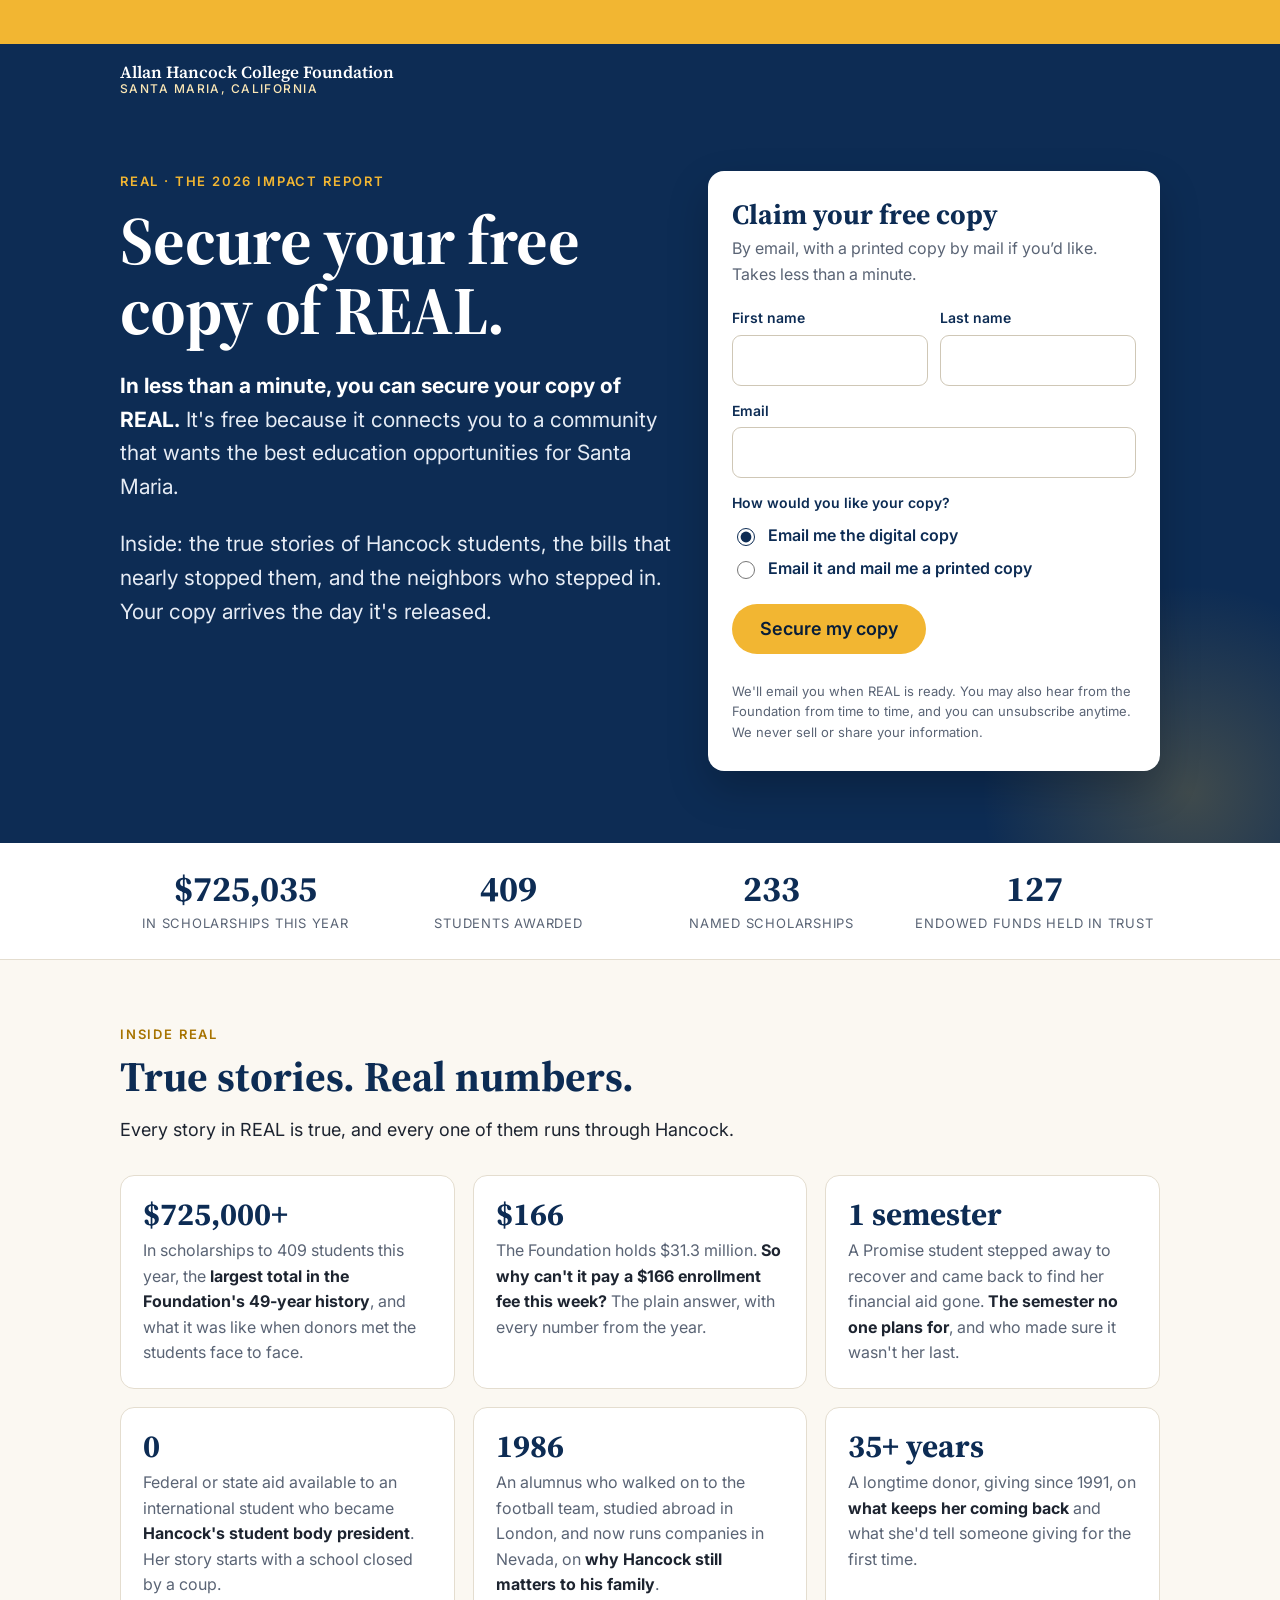
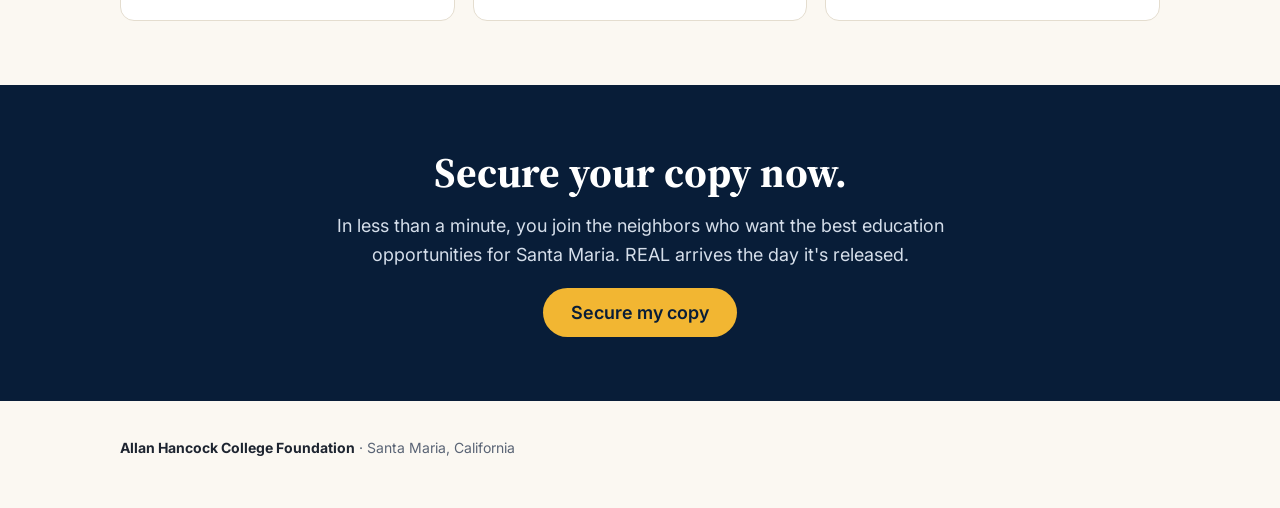
<file: index.html>
<!DOCTYPE html>
<html lang="en">
<head>
<meta charset="utf-8">
<meta name="viewport" content="width=device-width, initial-scale=1">
<title>REAL: Free Impact Report | Allan Hancock College Foundation</title>
<meta name="description" content="Get a free copy of REAL, the Allan Hancock College Foundation's new impact report: true stories of Hancock students and the neighbors who stepped in.">
<meta property="og:title" content="Get your free copy of REAL">
<meta property="og:description" content="True stories of Hancock students, the bills that nearly stopped them, and the neighbors who stepped in.">
<meta property="og:type" content="website">
<link rel="preconnect" href="https://fonts.googleapis.com">
<link rel="preconnect" href="https://fonts.gstatic.com" crossorigin>
<link href="https://fonts.googleapis.com/css2?family=Source+Serif+4:opsz,wght@8..60,400;8..60,600;8..60,700&family=Inter:wght@400;500;600&display=swap" rel="stylesheet">
<link rel="stylesheet" href="styles.css">
</head>
<body>

<div class="strip strip-bare" aria-hidden="true"></div>

<header class="top">
  <div class="wrap">
    <a class="brand" href="#top">Allan Hancock College Foundation<small>Santa Maria, California</small></a>
  </div>
</header>

<main id="top">
  <section class="hero">
    <div class="wrap hero-grid">
      <div>
        <div class="eyebrow">REAL &middot; The 2026 Impact Report</div>
        <h1>Secure your free copy of REAL.</h1>
        <p class="lede"><strong>In less than a minute, you can secure your copy of REAL.</strong> It's free because it connects you to a community that wants the best education opportunities for Santa Maria.</p>
        <p class="lede">Inside: the true stories of Hancock students, the bills that nearly stopped them, and the neighbors who stepped in. Your copy arrives the day it's released.</p>
      </div>

      <div class="card" id="signup">
        <div id="form-wrap">
          <h2>Claim your free copy</h2>
          <p class="sub">By email, with a printed copy by mail if you’d like. Takes less than a minute.</p>
          <form id="real-form" novalidate>
            <div class="row">
              <div class="field"><label for="first">First name</label><input id="first" name="firstName" type="text" autocomplete="given-name" required></div>
              <div class="field"><label for="last">Last name</label><input id="last" name="lastName" type="text" autocomplete="family-name" required></div>
            </div>
            <div class="field"><label for="email">Email</label><input id="email" name="email" type="email" autocomplete="email" required></div>

            <fieldset>
              <legend>How would you like your copy?</legend>
              <label class="choice"><input type="radio" name="format" value="Digital" checked> Email me the digital copy</label>
              <label class="choice"><input type="radio" name="format" value="Print"> Email it and mail me a printed copy</label>
            </fieldset>

            <div class="address" id="address" hidden>
              <div class="field"><label for="street">Mailing address</label><input id="street" name="street" type="text" autocomplete="street-address"></div>
              <div class="row3">
                <div class="field"><label for="city">City</label><input id="city" name="city" type="text" autocomplete="address-level2"></div>
                <div class="field"><label for="state">State</label><input id="state" name="state" type="text" autocomplete="address-level1" value="CA" maxlength="2"></div>
                <div class="field"><label for="zip">ZIP</label><input id="zip" name="zip" type="text" autocomplete="postal-code" inputmode="numeric" maxlength="10"></div>
              </div>
            </div>

            <div class="hp" aria-hidden="true"><label for="company">Company</label><input id="company" name="company" type="text" tabindex="-1" autocomplete="off"></div>

            <button class="btn" type="submit" id="submit">Secure my copy</button>
            <div class="form-msg" id="form-msg" role="status" aria-live="polite"></div>
            <p class="fineprint">We'll email you when REAL is ready. You may also hear from the Foundation from time to time, and you can unsubscribe anytime. We never sell or share your information.</p>
          </form>
        </div>
      </div>
    </div>
  </section>

  <div class="proof" aria-label="The year in numbers">
    <div class="wrap proof-grid">
      <div><b>$725,035</b><span>in scholarships this year</span></div>
      <div><b>409</b><span>students awarded</span></div>
      <div><b>233</b><span>named scholarships</span></div>
      <div><b>127</b><span>endowed funds held in trust</span></div>
    </div>
  </div>

  <section>
    <div class="wrap">
      <div class="narrow">
        <div class="kicker">Inside REAL</div>
        <h2>True stories. Real numbers.</h2>
        <p>Every story in REAL is true, and every one of them runs through Hancock.</p>
      </div>
      <div class="inside">
        <div class="item"><div class="num">$725,000+</div><p>In scholarships to 409 students this year, the <strong>largest total in the Foundation's 49-year history</strong>, and what it was like when donors met the students face to face.</p></div>
        <div class="item"><div class="num">$166</div><p>The Foundation holds $31.3 million. <strong>So why can't it pay a $166 enrollment fee this week?</strong> The plain answer, with every number from the year.</p></div>
        <div class="item"><div class="num">1 semester</div><p>A Promise student stepped away to recover and came back to find her financial aid gone. <strong>The semester no one plans for</strong>, and who made sure it wasn't her last.</p></div>
        <div class="item"><div class="num">0</div><p>Federal or state aid available to an international student who became <strong>Hancock's student body president</strong>. Her story starts with a school closed by a coup.</p></div>
        <div class="item"><div class="num">1986</div><p>An alumnus who walked on to the football team, studied abroad in London, and now runs companies in Nevada, on <strong>why Hancock still matters to his family</strong>.</p></div>
        <div class="item"><div class="num">35+ years</div><p>A longtime donor, giving since 1991, on <strong>what keeps her coming back</strong> and what she'd tell someone giving for the first time.</p></div>
      </div>
    </div>
  </section>

  <section class="band">
    <div class="wrap">
      <h2>Secure your copy now.</h2>
      <p>In less than a minute, you join the neighbors who want the best education opportunities for Santa Maria. REAL arrives the day it's released.</p>
      <a class="btn" href="#signup">Secure my copy</a>
    </div>
  </section>
</main>

<footer>
  <div class="wrap">
    <strong>Allan Hancock College Foundation</strong> &middot; Santa Maria, California
  </div>
</footer>

<script>
(function () {
  var form = document.getElementById("real-form");
  var msg = document.getElementById("form-msg");
  var btn = document.getElementById("submit");
  var address = document.getElementById("address");
  var addrFields = ["street", "city", "state", "zip"].map(function (id) { return document.getElementById(id); });

  form.querySelectorAll('input[name="format"]').forEach(function (r) {
    r.addEventListener("change", function () {
      var print = form.format.value === "Print";
      address.hidden = !print;
      addrFields.forEach(function (f) { f.required = print; });
    });
  });

  function fail(text, field) {
    msg.className = "form-msg error";
    msg.textContent = text;
    if (field) field.focus();
  }

  form.addEventListener("submit", function (e) {
    e.preventDefault();
    msg.className = "form-msg"; msg.textContent = "";
    var d = {
      firstName: form.firstName.value.trim(),
      lastName: form.lastName.value.trim(),
      email: form.email.value.trim(),
      format: form.format.value,
      street: form.street.value.trim(),
      city: form.city.value.trim(),
      state: form.state.value.trim().toUpperCase(),
      zip: form.zip.value.trim(),
      company: form.company.value
    };
    if (!d.firstName) return fail("Please add your first name.", form.firstName);
    if (!d.lastName) return fail("Please add your last name.", form.lastName);
    if (!/^[^\s@]+@[^\s@]+\.[^\s@]+$/.test(d.email)) return fail("Please check your email address.", form.email);
    if (d.format === "Print") {
      if (!d.street) return fail("Please add your mailing address.", form.street);
      if (!d.city) return fail("Please add your city.", form.city);
      if (!/^[A-Za-z]{2}$/.test(d.state)) return fail("Please use a two-letter state.", form.state);
      if (!/^\d{5}(-\d{4})?$/.test(d.zip)) return fail("Please check your ZIP code.", form.zip);
    }

    btn.disabled = true; btn.textContent = "Securing your copy…";
    fetch("/api/subscribe", { method: "POST", headers: { "Content-Type": "application/json" }, body: JSON.stringify(d) })
      .then(function (r) { return r.json().catch(function () { return {}; }).then(function (j) { return { ok: r.ok, j: j }; }); })
      .then(function (res) {
        if (!res.ok) throw new Error(res.j.error || "Something went wrong.");
        var printed = d.format === "Print" ? " and mail a printed copy to the address you gave us" : "";
        document.getElementById("form-wrap").innerHTML =
          '<div class="done"><div class="mark">&#10003;</div><h2>Your copy is secured.</h2>' +
          '<p class="sub">Thank you, ' + d.firstName.replace(/[<>&"]/g, "") + '. We\'ll email REAL to you as soon as it\'s released' + printed + '.</p></div>';
      })
      .catch(function (err) {
        btn.disabled = false; btn.textContent = "Secure my copy";
        fail(err.message + " Please try again in a moment.");
      });
  });
})();
</script>
</body>
</html>
</file>
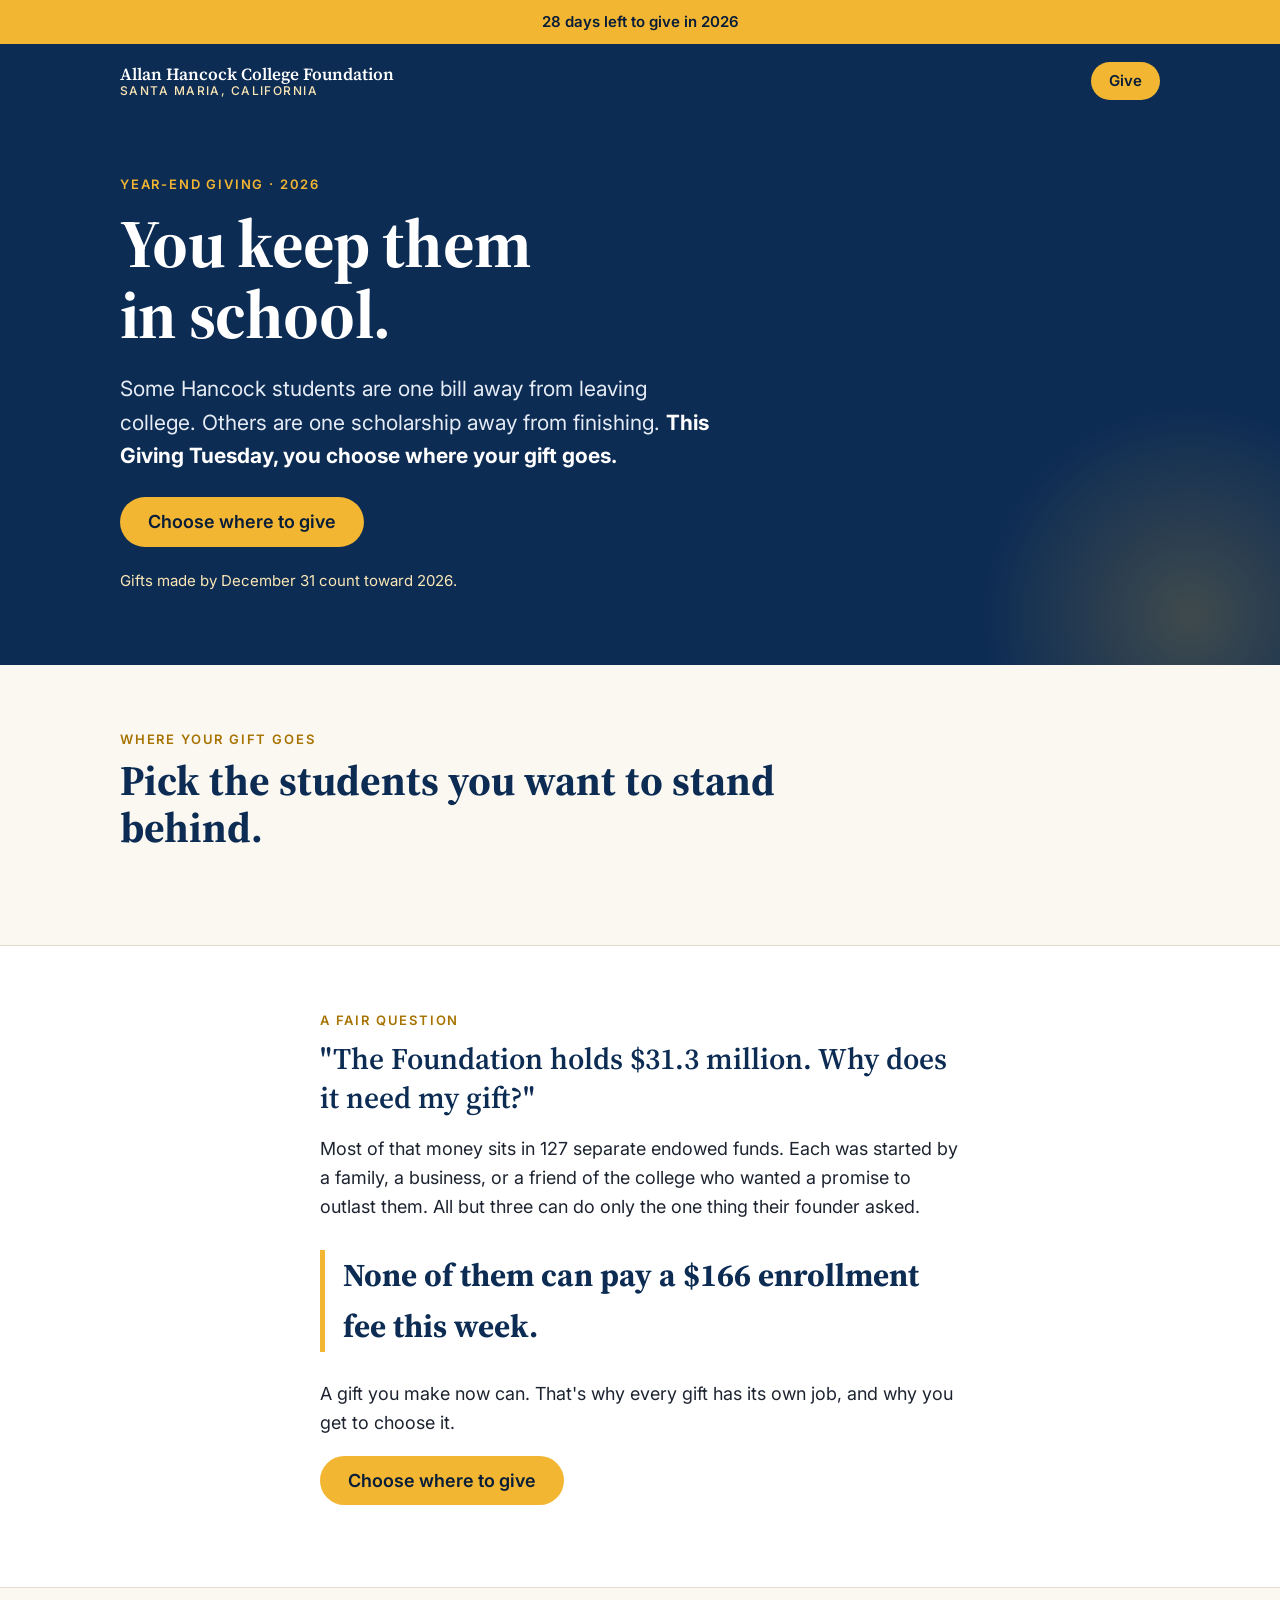
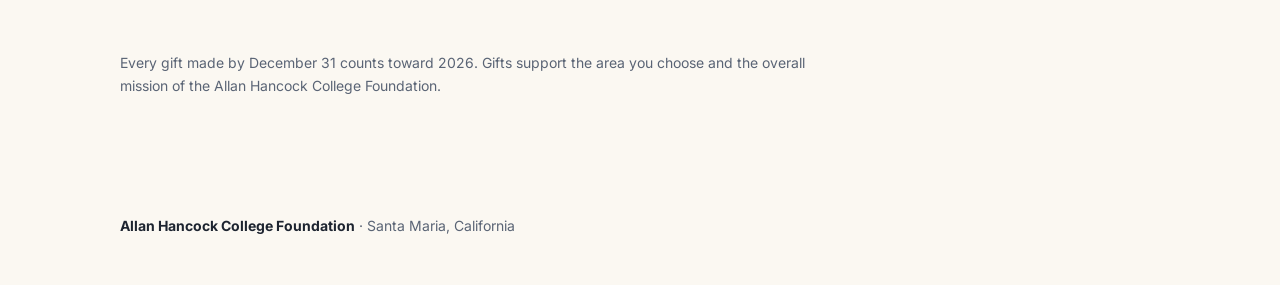
<file: giving-tuesday.html>
<!DOCTYPE html>
<html lang="en">
<head>
<meta charset="utf-8">
<meta name="viewport" content="width=device-width, initial-scale=1">
<title>You Keep Them in School | Allan Hancock College Foundation</title>
<meta name="description" content="This Giving Tuesday, choose where your gift goes: emergency help, scholarships, programs, athletics, and more.">
<!-- DRAFT: Giving Tuesday version. Not linked from the live page. Keep noindex until it becomes the home page. -->
<meta name="robots" content="noindex, nofollow">
<meta property="og:title" content="You keep them in school.">
<meta property="og:description" content="This Giving Tuesday, choose where your gift goes.">
<meta property="og:type" content="website">
<link rel="preconnect" href="https://fonts.googleapis.com">
<link rel="preconnect" href="https://fonts.gstatic.com" crossorigin>
<link href="https://fonts.googleapis.com/css2?family=Source+Serif+4:opsz,wght@8..60,400;8..60,600;8..60,700&family=Inter:wght@400;500;600&display=swap" rel="stylesheet">
<link rel="stylesheet" href="styles.css">
</head>
<body>

<div class="strip" id="strip">Giving Tuesday is December 1</div>

<header class="top">
  <div class="wrap">
    <a class="brand" href="#top">Allan Hancock College Foundation<small>Santa Maria, California</small></a>
    <a class="btn small" href="#areas">Give</a>
  </div>
</header>

<main id="top">
  <section class="hero">
    <div class="wrap">
      <div class="eyebrow" id="eyebrow">Giving Tuesday &middot; December 1, 2026</div>
      <h1>You keep them<br>in school.</h1>
      <p class="lede">Some Hancock students are one bill away from leaving college. Others are one scholarship away from finishing. <strong>This Giving Tuesday, you choose where your gift goes.</strong></p>
      <a class="btn" href="#areas">Choose where to give</a>
      <div class="countdown" id="countdown"></div>
    </div>
  </section>

  <section id="areas">
    <div class="wrap">
      <div class="narrow">
        <div class="kicker">Where your gift goes</div>
        <h2>Pick the students you want to stand behind.</h2>
      </div>
      <div class="areas">

        <div class="area">
          <div class="kicker">Where the need is greatest</div>
          <h3>President's Circle</h3>
          <div class="stat">The gift that moves the same week</div>
          <p>A $166 enrollment fee. A broken laptop. A rent payment a student can't make. Your gift reaches the student the week the bill does, and goes wherever the need is greatest.</p>
          <a class="btn give-link" data-area="presidents-circle" href="#">Give to the President's Circle</a>
        </div>

        <div class="area">
          <div class="kicker">Spring awards</div>
          <h3>Scholarships</h3>
          <div class="stat">More than 450 applicants went without one this year</div>
          <p>This year, more than 860 students applied for scholarships. Over 450 of them didn't receive one. Each brought the same drive and the same need. Your gift helps reach the next one.</p>
          <a class="btn give-link" data-area="scholarships" href="#">Give to scholarships</a>
        </div>

        <div class="area">
          <div class="kicker">The program you care about</div>
          <h3>Program support</h3>
          <div class="stat">From nursing to welding to MESA</div>
          <p>Your gift builds one Hancock program you care about, so students in it have what the work demands.</p>
          <a class="btn give-link" data-area="programs" href="#">Give to a program</a>
        </div>

        <div class="area">
          <div class="kicker">Bulldogs</div>
          <h3>Athletics</h3>
          <div class="stat">300+ student-athletes on 15 teams</div>
          <p>Team travel, equipment, meals, and the other essentials that keep student-athletes on the field and in class.</p>
          <a class="btn give-link" data-area="athletics" href="#">Give to Athletics</a>
        </div>

        <div class="area todo">
          <div class="kicker">Fifth area</div>
          <h3>[Fifth giving area]</h3>
          <div class="stat">[One real, specific line]</div>
          <p>[Two sentences on who this gift helps and how.]</p>
          <a class="btn give-link" data-area="fifth" href="#">Give</a>
        </div>

      </div>
    </div>
  </section>

  <section class="question">
    <div class="wrap narrow">
      <div class="kicker">A fair question</div>
      <p class="big-q">"The Foundation holds $31.3 million. Why does it need my gift?"</p>
      <p>Most of that money sits in 127 separate endowed funds. Each was started by a family, a business, or a friend of the college who wanted a promise to outlast them. All but three can do only the one thing their founder asked.</p>
      <p class="pull">None of them can pay a $166 enrollment fee this week.</p>
      <p>A gift you make now can. That's why every gift has its own job, and why you get to choose it.</p>
      <p><a class="btn" href="#areas">Choose where to give</a></p>
    </div>
  </section>

  <section>
    <div class="wrap">
      <p class="fine" id="deadline-fine">Every gift made by December 31 counts toward 2026. Gifts support the area you choose and the overall mission of the Allan Hancock College Foundation.</p>
    </div>
  </section>
</main>

<footer>
  <div class="wrap">
    <strong>Allan Hancock College Foundation</strong> &middot; Santa Maria, California
  </div>
</footer>

<script>
  /* ===== GIVING LINKS: one per area. Paste each donation form URL. ===== */
  var GIVE_URLS = {
    "presidents-circle": "",
    "scholarships": "",
    "programs": "",
    "athletics": "",
    "fifth": ""
  };
  /* An area with no donation link is hidden, so a missing URL can never go live.
     To review every area while drafting, open the page with ?preview at the end of the address;
     areas still missing a link are outlined in red. */
  var PREVIEW = /[?&]preview\b/.test(location.search);
  document.querySelectorAll(".give-link").forEach(function (a) {
    var url = GIVE_URLS[a.getAttribute("data-area")];
    var card = a.closest(".area");
    if (url) { a.href = url; a.target = "_blank"; a.rel = "noopener"; }
    else if (PREVIEW) { card.classList.add("no-link"); }
    else { card.hidden = true; }
  });

  /* Deadline messaging, in Pacific time */
  (function () {
    var s = new Intl.DateTimeFormat("en-CA", { timeZone: "America/Los_Angeles", year: "numeric", month: "2-digit", day: "2-digit" }).format(new Date()).split("-");
    var today = Date.UTC(+s[0], +s[1] - 1, +s[2]), DAY = 86400000;
    var toGT = Math.round((Date.UTC(2026, 11, 1) - today) / DAY);
    var toYE = Math.round((Date.UTC(2026, 11, 31) - today) / DAY);
    var strip = document.getElementById("strip"), cd = document.getElementById("countdown");
    if (toGT > 1) { strip.textContent = "Giving Tuesday is December 1, " + toGT + " days away"; cd.textContent = toGT + " days until Giving Tuesday"; }
    else if (toGT === 1) { strip.textContent = "Giving Tuesday is tomorrow, December 1"; cd.textContent = "Giving Tuesday is tomorrow"; }
    else if (toGT === 0) { strip.textContent = "Today is Giving Tuesday"; cd.textContent = "Today is Giving Tuesday. Thank you for being part of it."; }
    else if (toYE >= 0) {
      var left = toYE + 1;
      strip.textContent = left === 1 ? "Today is the last day to give in 2026" : left + " days left to give in 2026";
      cd.textContent = "Gifts made by December 31 count toward 2026.";
      document.getElementById("eyebrow").textContent = "Year-end giving · 2026";
    } else { strip.textContent = "Thank you for keeping Hancock students in school"; cd.textContent = ""; }
  })();
</script>
</body>
</html>
</file>
<file: styles.css>
:root{
  --navy:#0d2c54;
  --navy-deep:#081d38;
  --gold:#f2b632;
  --gold-soft:#fbe7b5;
  --paper:#fbf8f2;
  --ink:#1d2430;
  --muted:#5a6475;
  --line:#e4ddcf;
  --error:#b3261e;
  --serif:"Source Serif 4", Georgia, "Times New Roman", serif;
  --sans:Inter, system-ui, -apple-system, "Segoe UI", Roboto, sans-serif;
}
*{box-sizing:border-box}
html{-webkit-text-size-adjust:100%}
body{margin:0;background:var(--paper);color:var(--ink);font-family:var(--sans);font-size:18px;line-height:1.6}
a{color:var(--navy)}
.wrap{max-width:1080px;margin:0 auto;padding:0 20px}
.narrow{max-width:680px}

.strip{background:var(--gold);color:var(--navy-deep);font-weight:600;font-size:15px;text-align:center;padding:10px 16px}
.strip-bare{height:44px;padding:0}

header.top{background:var(--navy);color:#fff}
header.top .wrap{display:flex;align-items:center;justify-content:space-between;gap:16px;padding-top:18px;padding-bottom:18px}
.brand{font-family:var(--serif);font-weight:600;font-size:17px;line-height:1.2;color:#fff;text-decoration:none}
.brand small{display:block;font-family:var(--sans);font-weight:500;font-size:12px;letter-spacing:.12em;text-transform:uppercase;color:var(--gold-soft)}

.btn{display:inline-block;border:0;cursor:pointer;font-family:var(--sans);background:var(--gold);color:var(--navy-deep);font-weight:600;text-decoration:none;border-radius:999px;padding:14px 28px;font-size:18px;line-height:1.2;transition:transform .15s ease, box-shadow .15s ease}
.btn:hover{transform:translateY(-1px);box-shadow:0 6px 18px rgba(0,0,0,.18)}
.btn:focus-visible{outline:3px solid var(--navy);outline-offset:3px}
.btn.small{padding:10px 18px;font-size:15px}
.btn[disabled]{opacity:.6;cursor:wait;transform:none;box-shadow:none}

.hero{background:var(--navy);color:#fff;padding:56px 0 72px;position:relative;overflow:hidden}
.hero::after{content:"";position:absolute;right:-120px;bottom:-160px;width:420px;height:420px;border-radius:50%;background:radial-gradient(circle, rgba(242,182,50,.22), rgba(242,182,50,0) 70%);pointer-events:none}
.eyebrow{font-size:13px;font-weight:600;letter-spacing:.14em;text-transform:uppercase;color:var(--gold)}
.hero h1{font-family:var(--serif);font-weight:700;font-size:clamp(40px, 7vw, 68px);line-height:1.04;margin:14px 0 22px;letter-spacing:-.01em}
.hero p.lede{font-size:clamp(19px, 2.4vw, 21px);max-width:600px;color:#e6ecf5;margin:0 0 24px}
.hero .lede strong{color:#fff}
.countdown{margin-top:22px;font-size:15px;color:var(--gold-soft)}

.hero-grid{display:grid;grid-template-columns:1fr;gap:36px;position:relative;z-index:1}
@media (min-width:900px){.hero-grid{grid-template-columns:1.1fr .9fr;align-items:start}}

section{padding:64px 0}
h2{font-family:var(--serif);font-weight:700;font-size:clamp(30px, 4.6vw, 42px);line-height:1.12;color:var(--navy);margin:0 0 16px}
h3{font-family:var(--serif);font-weight:700;font-size:24px;line-height:1.2;color:var(--navy);margin:0 0 8px}
.kicker{font-size:13px;font-weight:600;letter-spacing:.14em;text-transform:uppercase;color:#a77300;margin-bottom:8px}
p{margin:0 0 18px}

/* Signup card */
.card{background:#fff;color:var(--ink);border-radius:16px;padding:28px 24px;box-shadow:0 18px 40px rgba(0,0,0,.22)}
.card h2{font-size:28px;margin-bottom:6px}
.card .sub{font-size:16px;color:var(--muted);margin-bottom:20px}
.field{margin-bottom:14px}
.row{display:grid;grid-template-columns:1fr 1fr;gap:12px}
.row3{display:grid;grid-template-columns:1.4fr .6fr .8fr;gap:12px}
@media (max-width:420px){.row,.row3{grid-template-columns:1fr}}
label{display:block;font-size:14px;font-weight:600;color:var(--navy);margin-bottom:5px}
input[type=text],input[type=email]{width:100%;font:inherit;font-size:17px;padding:11px 12px;border:1px solid #cfc7b6;border-radius:9px;background:#fff;color:var(--ink)}
input:focus{outline:2px solid var(--gold);outline-offset:1px;border-color:var(--navy)}
fieldset{border:0;padding:0;margin:4px 0 14px}
legend{font-size:14px;font-weight:600;color:var(--navy);margin-bottom:8px;padding:0}
.choice{display:flex;gap:10px;align-items:flex-start;font-size:16px;margin-bottom:8px;cursor:pointer}
.choice input{margin-top:5px;accent-color:var(--navy);width:18px;height:18px}
.address{border-left:3px solid var(--gold-soft);padding-left:14px;margin:4px 0 14px}
.address[hidden]{display:none}
.hp{position:absolute;left:-10000px;width:1px;height:1px;overflow:hidden}
.fineprint{font-size:13px;color:var(--muted);margin:14px 0 0}
.form-msg{font-size:15px;margin-top:12px;min-height:1px}
.form-msg.error{color:var(--error)}
.done{text-align:center;padding:12px 0}
.done .mark{width:56px;height:56px;border-radius:50%;background:var(--gold);color:var(--navy-deep);display:flex;align-items:center;justify-content:center;font-size:30px;font-weight:700;margin:0 auto 14px}

/* Inside REAL */
.inside{display:grid;grid-template-columns:repeat(auto-fit, minmax(280px, 1fr));gap:18px;margin-top:30px}
.item{background:#fff;border:1px solid var(--line);border-radius:14px;padding:22px}
.item .num{font-family:var(--serif);font-size:32px;font-weight:700;color:var(--navy);line-height:1;margin-bottom:8px}
.item p{font-size:16px;color:var(--muted);margin:0}
.item strong{color:var(--ink)}

.band{background:var(--navy-deep);color:#fff;text-align:center}
.band h2{color:#fff}
.band p{color:#d5deea;max-width:620px;margin-left:auto;margin-right:auto}

/* Giving areas */
.areas{display:grid;grid-template-columns:repeat(auto-fit, minmax(290px, 1fr));gap:20px;margin-top:30px}
.area{background:#fff;border:1px solid var(--line);border-radius:14px;padding:26px 24px;display:flex;flex-direction:column}
.area p{font-size:16px;color:var(--muted)}
.area .stat{font-family:var(--serif);font-weight:700;color:var(--navy);font-size:18px;margin-bottom:14px}
.area .btn{margin-top:auto;align-self:flex-start;font-size:16px;padding:12px 22px}
.area.todo{border-style:dashed;background:transparent}
.area[hidden]{display:none}
.area.no-link{outline:2px dashed var(--error);outline-offset:4px}

.question{background:#fff;border-top:1px solid var(--line);border-bottom:1px solid var(--line)}
.big-q{font-family:var(--serif);font-size:clamp(24px, 3.4vw, 30px);line-height:1.3;color:var(--navy);font-weight:600}
.pull{font-family:var(--serif);font-size:clamp(24px, 3.6vw, 32px);font-weight:700;color:var(--navy);border-left:5px solid var(--gold);padding-left:18px;margin:28px 0}
.fine{font-size:14px;color:var(--muted);max-width:720px}

footer{padding:36px 0 48px;font-size:14px;color:var(--muted)}
footer strong{color:var(--ink)}

@media (prefers-reduced-motion:reduce){*{transition:none!important}}

/* Proof bar */
.proof{background:#fff;border-bottom:1px solid var(--line)}
.proof-grid{display:grid;grid-template-columns:repeat(4,1fr);gap:12px;padding-top:26px;padding-bottom:26px;text-align:center}
.proof b{display:block;font-family:var(--serif);font-size:clamp(26px,3.6vw,36px);color:var(--navy);line-height:1.1}
.proof span{display:block;font-size:13px;letter-spacing:.06em;text-transform:uppercase;color:var(--muted);margin-top:4px}
@media (max-width:640px){.proof-grid{grid-template-columns:repeat(2,1fr);row-gap:22px}}
.btn.small{white-space:nowrap}
</file>
